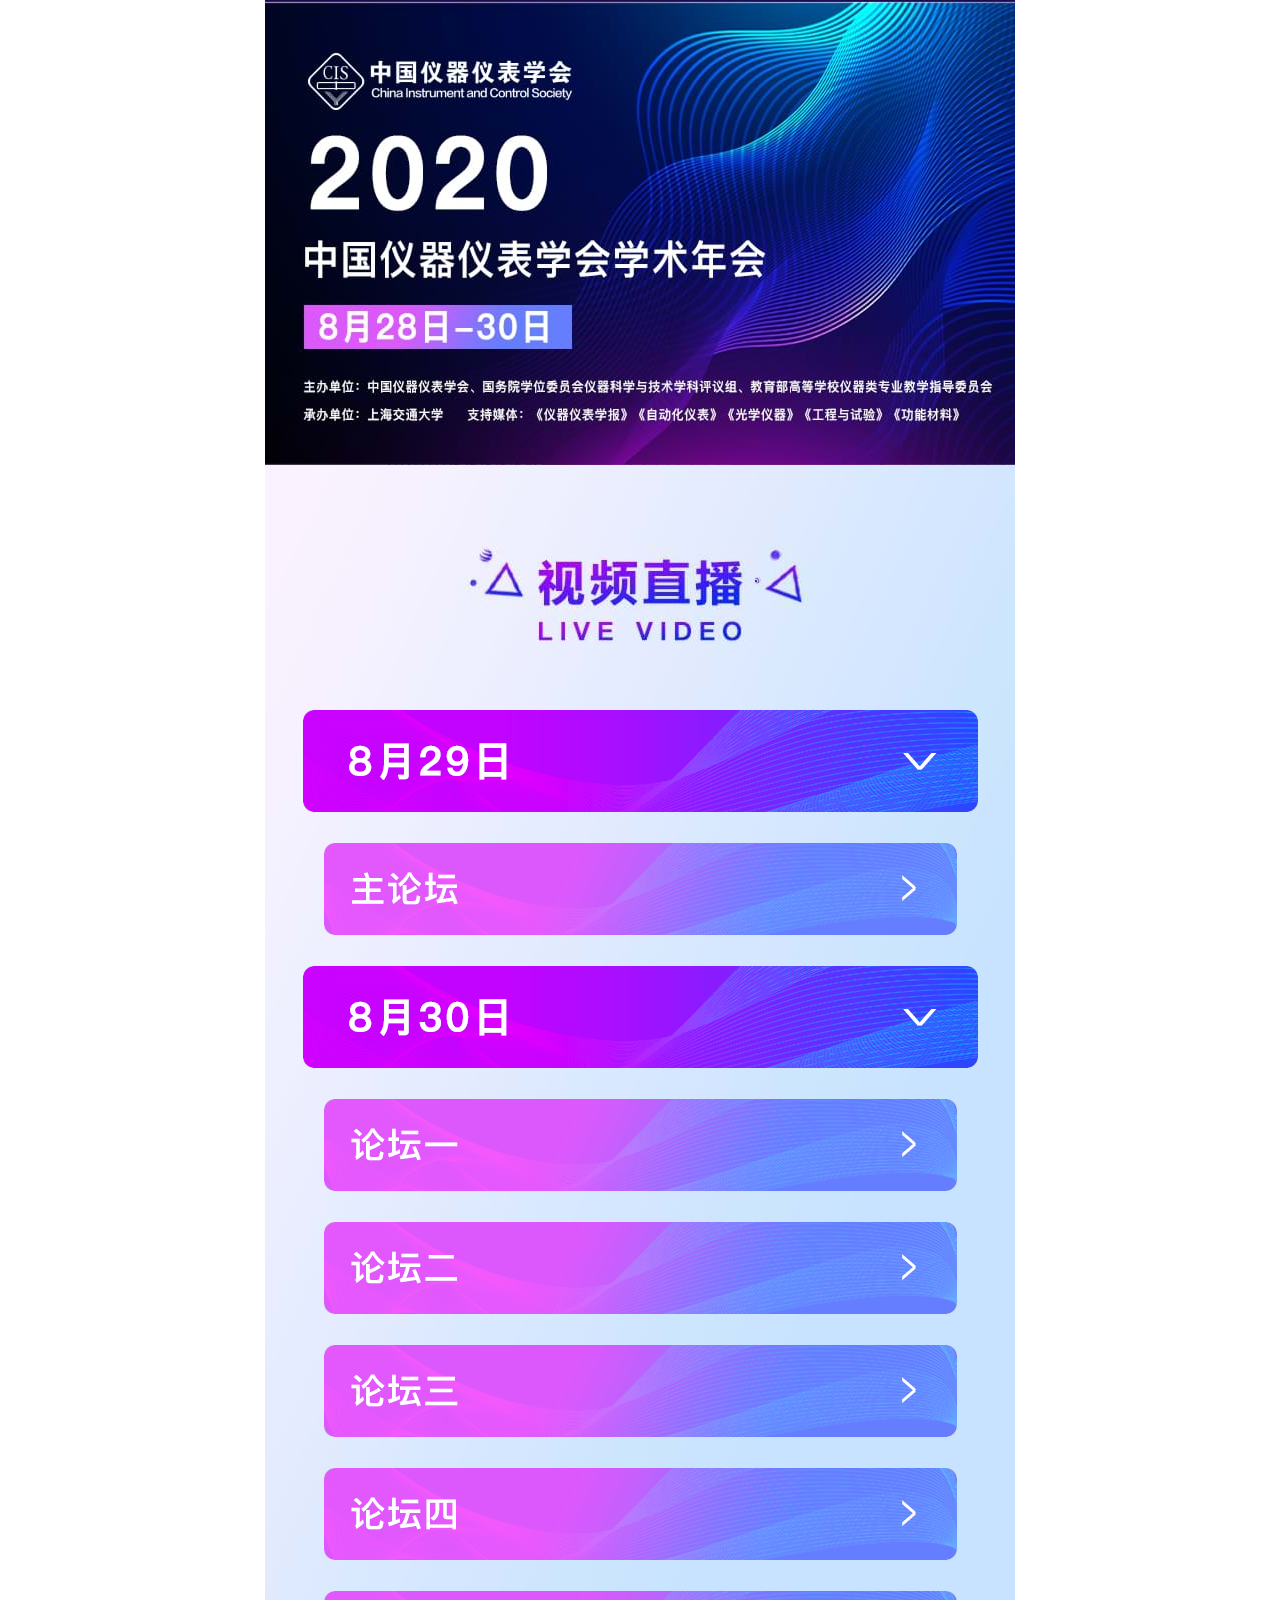
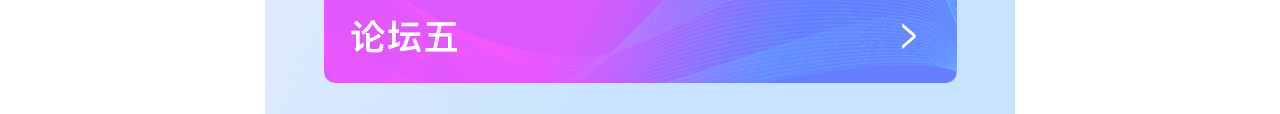
<file: 20200706/index.html>
﻿<!DOCTYPE html>
<html>
<head>
    <meta charset="utf-8" />
    <meta name="viewport" content="width=device-width" />
    <title>2020中国仪器仪表学会学术年会</title>
    <meta name="description" content="视频直播" />
    <link rel="icon" href="favicon.jpg" />
    <link rel="shortcut icon" href="favicon.jpg" />
    <style type="text/css">
        .content-wrapper {
            width: 100%;
            max-width: 750px;
        }

        .margin {
            height: 4.1333vw;
            max-height: 31px
        }

        body {
            margin: 0;
            padding: 0;
        }

        .header {
            width: 100%;
        }

            .header .content-wrapper {
                height: 62.0000vw;
                max-height: 465px;
                margin: 0 auto;
                background: url(header.jpg) top center no-repeat;
                background-size: cover;
            }

        .main {
            width: 100%;
        }

            .main .content-wrapper {
                min-height: calc(100vh - 62.0000vw);
                margin: 0 auto;
                background: #fff url(main-bg.jpg) top center no-repeat;
                background-size: cover;
            }

            .main header {
                height: 32.6667vw;
                max-height: 245px;
            }

            .main dl {
                width: 90.0000vw;
                max-width: 675px;
                margin: 0 auto;
                padding: 0;
            }

                .main dl dt.title {
                    margin: 0;
                    height: 13.6000vw;
                    max-height: 102px;
                    border-radius: 10px;
                    background-color: #ccc;
                    background-position: center center;
                    background-repeat: no-repeat;
                    background-size: cover;
                }

                .main dl.g-8-29 dt.title {
                    background-image: url(8-29.png);
                }

                    .main dl.g-8-29 dt.title.collapse {
                        background-image: url(8-29.collapse.png);
                    }

                .main dl.g-8-30 dt.title {
                    background-image: url(8-30.png);
                }

                    .main dl.g-8-30 dt.title.collapse {
                        background-image: url(8-30.collapse.png);
                    }

                .main dl dd {
                    margin: 0;
                    overflow: hidden;
                    transition: height ease .3s;
                }

                .main dl.g-8-29 dd {
                    height: 16.4000vw;
                    max-height: 123px;
                }

                .main dl.g-8-30 dd {
                    height: 82.0000vw;
                    max-height: 615px;
                }

                .main dl dt.collapse + dd {
                    height: 0;
                }

            .main ul {
                width: 84.4000vw;
                max-width: 633px;
                margin: 0 auto;
                padding: 0;
                list-style: none;
            }

                .main ul li.item {
                    height: 12.2667vw;
                    max-height: 92px;
                    border-radius: 10px;
                    background-color: #ccc;
                    background-size: cover;
                    background-position: center center;
                    background-repeat: no-repeat;
                }

                    .main ul li.item a {
                        display: block;
                        width: 100%;
                        height: 100%;
                    }

            .main dl.g-8-29 li.item.a-1 {
                background-image: url(8-29-a-1.png);
            }

            .main dl.g-8-30 li.item.a-1 {
                background-image: url(8-30-a-1.png);
            }

            .main dl.g-8-30 li.item.a-2 {
                background-image: url(8-30-a-2.png);
            }

            .main dl.g-8-30 li.item.a-3 {
                background-image: url(8-30-a-3.png);
            }

            .main dl.g-8-30 li.item.a-4 {
                background-image: url(8-30-a-4.png);
            }

            .main dl.g-8-30 li.item.a-5 {
                background-image: url(8-30-a-5.png);
            }

        .extra {
            display: none;
            padding: 2em 0 .5em 0;
            color: #ccc;
        }

            .extra a {
                color: #999;
            }

            .extra .power {
                line-height: 1.2;
                text-align: center;
            }
    </style>
</head>
<body>
    <header class="header">
        <div class="content-wrapper"></div>
    </header>
    <main class="main">
        <div class="content-wrapper">
            <header></header>
            <dl class="g-8-29">
                <dt class="title " onclick="collapse(this)"></dt>
                <dd>
                    <ul>
                        <li class="margin"></li>
                        <li class="item a-1"><a href="https://wx.vzan.com/live/tvchat-800653508?v=0.9426725576030226"></a></li>
                    </ul>
                </dd>
                <dt class="margin"></dt>
            </dl>
            <dl class="g-8-30">
                <dt class="title " onclick="collapse(this)"></dt>
                <dd>
                    <ul>
                        <li class="margin"></li>
                        <li class="item a-1"><a href="https://wx.vzan.com/live/tvchat-149141848?v=0.10095944339636786"></a></li>
                        <li class="margin"></li>
                        <li class="item a-2"><a href="https://wx.vzan.com/live/tvchat-1850844864?v=0.6048088662544091"></a></li>
                        <li class="margin"></li>
                        <li class="item a-3"><a href="https://wx.vzan.com/live/tvchat-426613922?v=0.1595041816736007"></a></li>
                        <li class="margin"></li>
                        <li class="item a-4"><a href="https://wx.vzan.com/live/tvchat-883361608?v=0.059357643927289816"></a></li>
                        <li class="margin"></li>
                        <li class="item a-5"><a href="https://wx.vzan.com/live/tvchat-1235784282?v=0.8246864216929541"></a></li>
                    </ul>
                </dd>
                <dt class="margin"></dt>
            </dl>
        </div>
    </main>
    <footer class="extra">
        <div class="content-wrapper">
            <div class="power">
                Powered by <a href="https://liyanjie.me" target="_blank">Liyanjie.me</a> 2020.07.06
            </div>
        </div>
    </footer>
    <script type="text/javascript">
        function collapse(dt) {
            let className = dt.className;
            if (className.indexOf('collapse') < 0)
                dt.className = dt.className += 'collapse';
            else
                dt.className = dt.className.replace('collapse', '');
        }
    </script>
</body>
</html>
</file>
